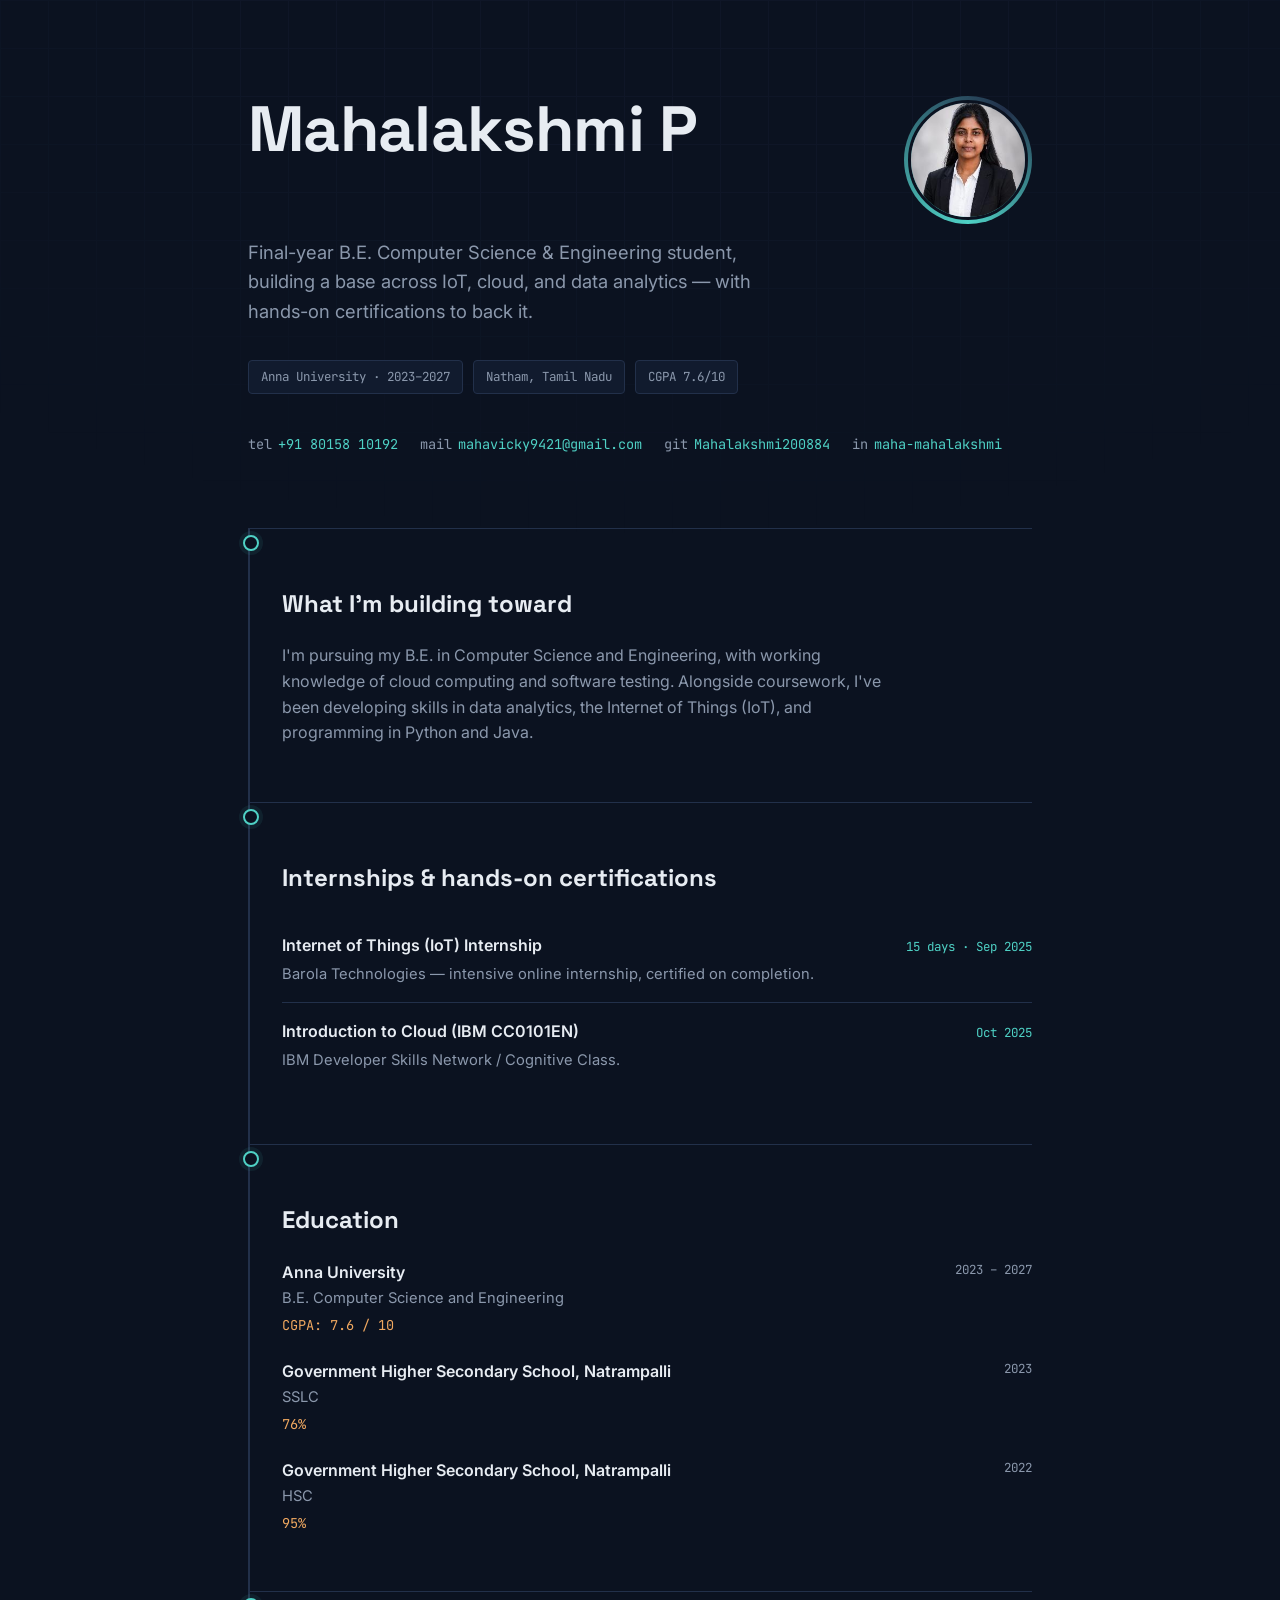
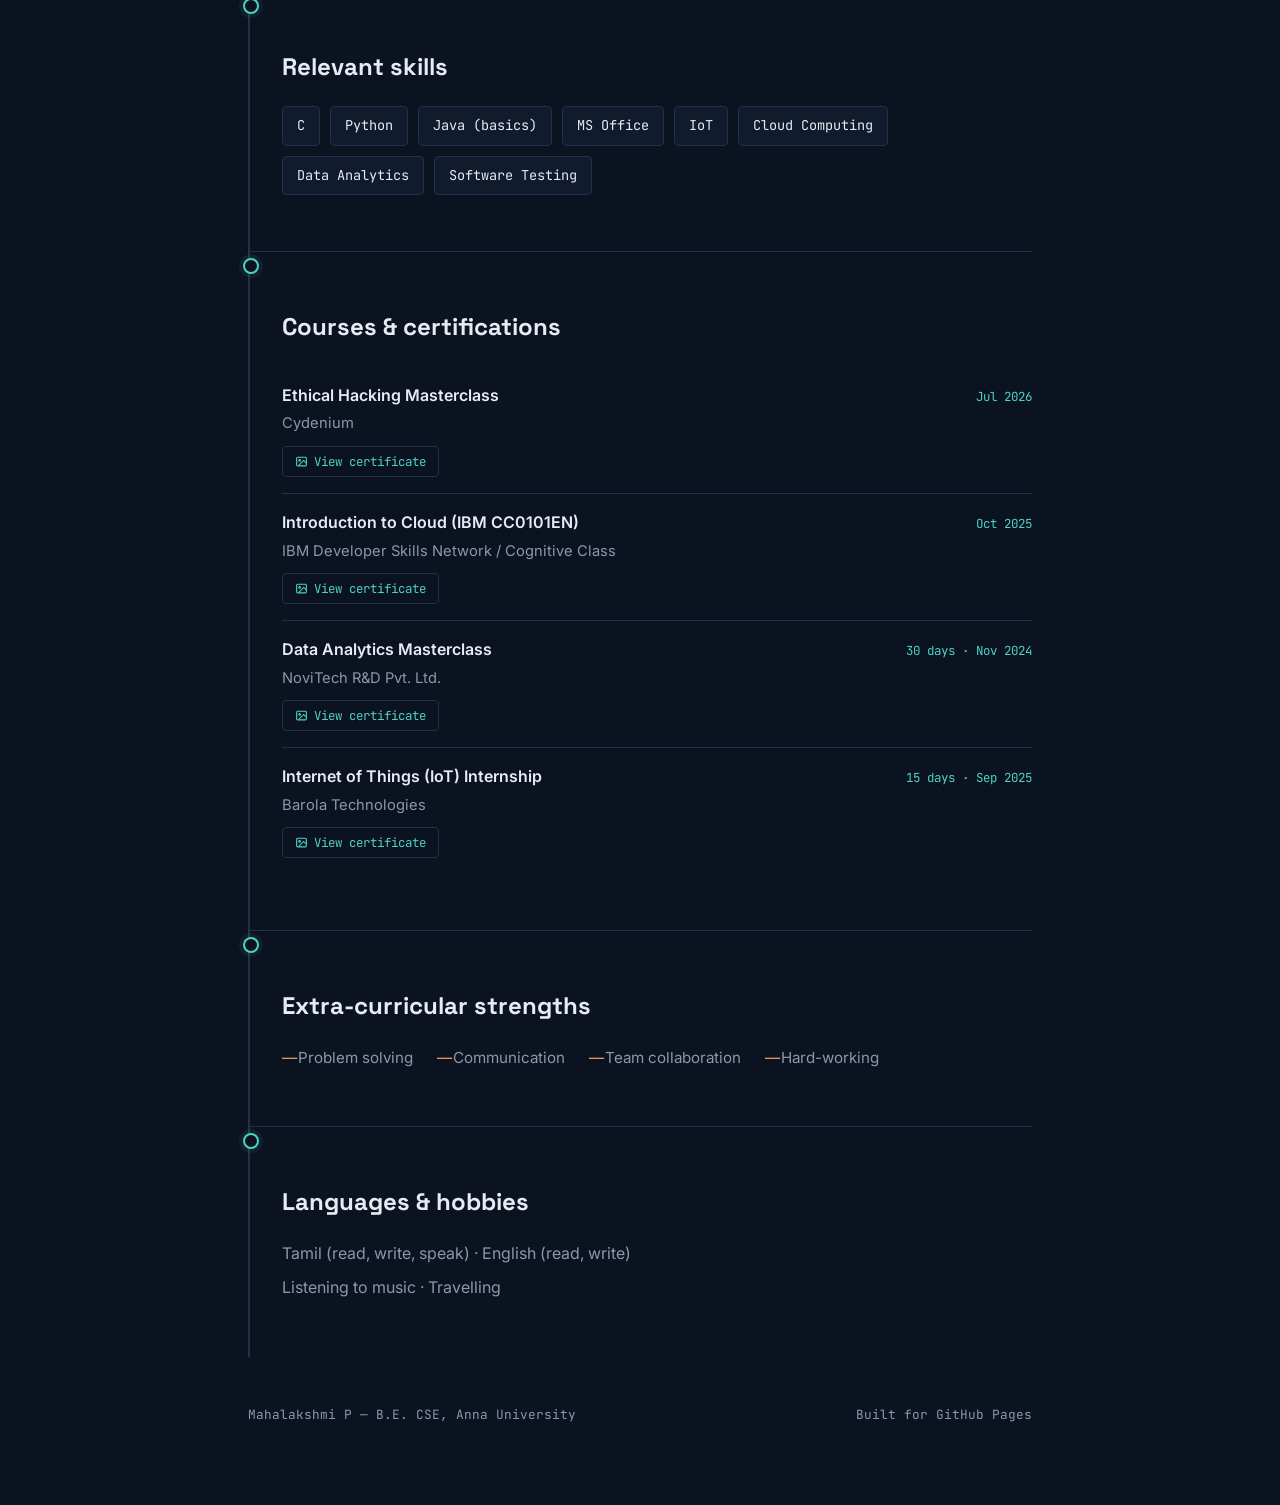
<file: index.html>
<!DOCTYPE html>
<html lang="en">
<head>
<meta charset="UTF-8">
<meta name="viewport" content="width=device-width, initial-scale=1.0">
<title>Mahalakshmi P — CSE Student</title>
<link rel="preconnect" href="https://fonts.googleapis.com">
<link href="https://fonts.googleapis.com/css2?family=Space+Grotesk:wght@400;500;600;700&family=Inter:wght@400;500;600&family=JetBrains+Mono:wght@400;500;600&display=swap" rel="stylesheet">
<style>
  :root{
    --bg:#0B1220;
    --panel:#111B2E;
    --panel-line:#22304A;
    --text:#E7ECF2;
    --text-dim:#8B98AC;
    --signal:#4FD1C5;
    --amber:#F0A860;
  }
  *{box-sizing:border-box; margin:0; padding:0;}
  html{scroll-behavior:smooth;}
  body{
    background:var(--bg);
    color:var(--text);
    font-family:'Inter', sans-serif;
    line-height:1.6;
    overflow-x:hidden;
  }
  ::selection{background:var(--signal); color:#0B1220;}

  a{color:var(--signal); text-decoration:none;}
  a:hover{text-decoration:underline;}
  a:focus-visible, button:focus-visible{outline:2px solid var(--signal); outline-offset:3px;}

  .mono{font-family:'JetBrains Mono', monospace;}
  h1,h2,h3{font-family:'Space Grotesk', sans-serif;}

  /* ---------- Background circuit texture ---------- */
  .bg-grid{
    position:fixed; inset:0; z-index:0; pointer-events:none;
    background-image:
      linear-gradient(var(--panel-line) 1px, transparent 1px),
      linear-gradient(90deg, var(--panel-line) 1px, transparent 1px);
    background-size:48px 48px;
    opacity:0.18;
    mask-image: radial-gradient(ellipse 80% 60% at 50% 0%, black 40%, transparent 100%);
  }

  .wrap{
    position:relative; z-index:1;
    max-width:840px;
    margin:0 auto;
    padding:0 28px;
  }

  /* ---------- Signal trace spine ---------- */
  .trace{
    position:absolute;
    left:0; top:0; bottom:0;
    width:2px;
    background:linear-gradient(var(--panel-line), var(--panel-line));
  }
  .node-row{
    position:relative;
    padding-left:34px;
  }
  .node-row::before{
    content:'';
    position:absolute;
    left:-5px; top:6px;
    width:12px; height:12px;
    border-radius:50%;
    background:var(--bg);
    border:2px solid var(--signal);
    box-shadow:0 0 0 4px rgba(79,209,197,0.08);
  }

  /* ---------- Hero ---------- */
  header{
    position:relative;
    padding:96px 0 72px;
    border-bottom:1px solid var(--panel-line);
  }
  .header-top{
    display:flex;
    justify-content:space-between;
    align-items:flex-start;
    gap:32px;
  }
  .photo-frame{
    flex-shrink:0;
    width:128px;
    height:128px;
    border-radius:50%;
    padding:4px;
    background:conic-gradient(from 180deg, var(--signal), var(--panel-line) 60%, var(--signal));
  }
  .photo-frame img{
    width:100%;
    height:100%;
    border-radius:50%;
    object-fit:cover;
    display:block;
    border:3px solid var(--bg);
  }
  @media (max-width: 560px){
    .header-top{flex-direction:column-reverse; align-items:flex-start;}
    .photo-frame{width:96px; height:96px;}
  }
  .eyebrow{
    color:var(--signal);
    font-size:0.8rem;
    letter-spacing:0.18em;
    text-transform:uppercase;
    margin-bottom:18px;
    display:flex;
    align-items:center;
    gap:10px;
  }
  .eyebrow::before{
    content:'';
    width:8px; height:8px;
    background:var(--signal);
    border-radius:50%;
    box-shadow:0 0 8px var(--signal);
    animation:pulse 2.4s ease-in-out infinite;
  }
  @keyframes pulse{
    0%,100%{opacity:1;}
    50%{opacity:0.35;}
  }
  header h1{
    font-size:clamp(2.4rem, 6vw, 4rem);
    font-weight:700;
    letter-spacing:-0.01em;
    line-height:1.05;
  }
  header .role{
    margin-top:14px;
    font-size:1.15rem;
    color:var(--text-dim);
    max-width:520px;
  }
  .badge-row{
    margin-top:34px;
    display:flex;
    flex-wrap:wrap;
    gap:10px;
  }
  .badge{
    font-family:'JetBrains Mono', monospace;
    font-size:0.78rem;
    padding:6px 12px;
    border:1px solid var(--panel-line);
    border-radius:4px;
    color:var(--text-dim);
    background:var(--panel);
  }
  .contact-row{
    margin-top:40px;
    display:flex;
    flex-wrap:wrap;
    gap:22px;
    font-family:'JetBrains Mono', monospace;
    font-size:0.85rem;
  }
  .contact-row span{color:var(--text-dim); margin-right:6px;}

  /* ---------- Sections ---------- */
  main{position:relative;}
  section{
    padding:56px 0;
    border-bottom:1px solid var(--panel-line);
  }
  section:last-of-type{border-bottom:none;}
  .sec-label{
    font-family:'JetBrains Mono', monospace;
    font-size:0.78rem;
    color:var(--amber);
    letter-spacing:0.12em;
    text-transform:uppercase;
    margin-bottom:14px;
  }
  section h2{
    font-size:1.5rem;
    margin-bottom:20px;
  }
  section p{
    color:var(--text-dim);
    max-width:600px;
  }

  /* Internship / cert entries */
  .entry{
    padding:16px 0;
    border-top:1px solid var(--panel-line);
  }
  .entry:first-of-type{border-top:none;}
  .entry-top{
    display:flex;
    justify-content:space-between;
    align-items:baseline;
    gap:16px;
    flex-wrap:wrap;
  }
  .entry-title{font-weight:600; font-size:1rem;}
  .entry-date{
    font-family:'JetBrains Mono', monospace;
    font-size:0.78rem;
    color:var(--signal);
    white-space:nowrap;
  }
  .entry-sub{color:var(--text-dim); font-size:0.92rem; margin-top:4px;}

  .cert-link{
    display:inline-flex;
    align-items:center;
    gap:6px;
    margin-top:10px;
    font-family:'JetBrains Mono', monospace;
    font-size:0.78rem;
    color:var(--signal);
    background:none;
    border:1px solid var(--panel-line);
    border-radius:4px;
    padding:6px 12px;
    cursor:pointer;
    transition:border-color 0.2s;
  }
  .cert-link:hover{border-color:var(--signal); text-decoration:none;}
  .cert-link svg{width:13px; height:13px; flex-shrink:0;}

  .lightbox{
    display:none;
    position:fixed; inset:0; z-index:50;
    background:rgba(6,10,18,0.92);
    align-items:center; justify-content:center;
    padding:24px;
  }
  .lightbox.open{display:flex;}
  .lightbox img{
    max-width:100%;
    max-height:88vh;
    border-radius:6px;
    border:1px solid var(--panel-line);
    box-shadow:0 20px 60px rgba(0,0,0,0.5);
  }
  .lightbox-close{
    position:absolute;
    top:20px; right:24px;
    background:none;
    border:1px solid var(--panel-line);
    color:var(--text);
    width:36px; height:36px;
    border-radius:50%;
    cursor:pointer;
    font-size:1.1rem;
    line-height:1;
  }
  .lightbox-close:hover{border-color:var(--signal); color:var(--signal);}

  /* Education */
  .edu-block{margin-bottom:22px;}
  .edu-block:last-child{margin-bottom:0;}
  .edu-top{display:flex; justify-content:space-between; flex-wrap:wrap; gap:8px;}
  .edu-name{font-weight:600;}
  .edu-year{font-family:'JetBrains Mono', monospace; font-size:0.78rem; color:var(--text-dim);}
  .edu-detail{color:var(--text-dim); font-size:0.92rem; margin-top:2px;}
  .edu-score{color:var(--amber); font-family:'JetBrains Mono', monospace; font-size:0.85rem; margin-top:4px;}

  /* Skills grid */
  .skill-grid{
    display:flex; flex-wrap:wrap; gap:10px;
  }
  .skill-chip{
    font-family:'JetBrains Mono', monospace;
    font-size:0.85rem;
    padding:8px 14px;
    border-radius:4px;
    background:var(--panel);
    border:1px solid var(--panel-line);
    color:var(--text);
    transition:border-color 0.2s, transform 0.2s;
  }
  .skill-chip:hover{border-color:var(--signal); transform:translateY(-2px);}

  /* Traits */
  .trait-list{
    display:flex; flex-wrap:wrap; gap:8px 24px;
  }
  .trait-list li{
    list-style:none;
    color:var(--text-dim);
    font-size:0.95rem;
    position:relative;
    padding-left:16px;
  }
  .trait-list li::before{
    content:'—';
    position:absolute; left:0; color:var(--amber);
  }

  /* Footer */
  footer{
    padding:48px 0 80px;
    color:var(--text-dim);
    font-family:'JetBrains Mono', monospace;
    font-size:0.8rem;
    display:flex;
    justify-content:space-between;
    flex-wrap:wrap;
    gap:12px;
  }

  @media (max-width: 600px){
    header{padding:64px 0 48px;}
    .node-row{padding-left:26px;}
  }

  @media (prefers-reduced-motion: reduce){
    *{animation:none !important; transition:none !important;}
  }
</style>
</head>
<body>

<div class="bg-grid"></div>

<div class="wrap">
  <header>
    <div class="header-top">
      <h1>Mahalakshmi P</h1>
      <div class="photo-frame">
        <img src="[data-uri]" alt="Mahalakshmi P">
      </div>
    </div>
    <p class="role">Final-year B.E. Computer Science &amp; Engineering student, building a base across IoT, cloud, and data analytics — with hands-on certifications to back it.</p>
    <div class="badge-row">
      <span class="badge">Anna University · 2023–2027</span>
      <span class="badge">Natham, Tamil Nadu</span>
      <span class="badge">CGPA 7.6/10</span>
    </div>
    <div class="contact-row">
      <div><span>tel</span><a href="tel:+918015810192">+91 80158 10192</a></div>
      <div><span>mail</span><a href="mailto:mahavicky9421@gmail.com">mahavicky9421@gmail.com</a></div>
      <div><span>git</span><a href="https://github.com/Mahalakshmi200884" target="_blank" rel="noopener">Mahalakshmi200884</a></div>
      <div><span>in</span><a href="https://www.linkedin.com/in/maha-mahalakshmi-4a9a88359" target="_blank" rel="noopener">maha-mahalakshmi</a></div>
    </div>
  </header>

  <main>
    <div class="trace" aria-hidden="true"></div>

    <section class="node-row">
      <h2>What I'm building toward</h2>
      <p>I'm pursuing my B.E. in Computer Science and Engineering, with working knowledge of cloud computing and software testing. Alongside coursework, I've been developing skills in data analytics, the Internet of Things (IoT), and programming in Python and Java.</p>
    </section>

    <section class="node-row">
      <h2>Internships &amp; hands-on certifications</h2>

      <div class="entry">
        <div class="entry-top">
          <div class="entry-title">Internet of Things (IoT) Internship</div>
          <div class="entry-date">15 days · Sep 2025</div>
        </div>
        <div class="entry-sub">Barola Technologies — intensive online internship, certified on completion.</div>
      </div>

      <div class="entry">
        <div class="entry-top">
          <div class="entry-title">Introduction to Cloud (IBM CC0101EN)</div>
          <div class="entry-date">Oct 2025</div>
        </div>
        <div class="entry-sub">IBM Developer Skills Network / Cognitive Class.</div>
      </div>
    </section>

    <section class="node-row">
      <h2>Education</h2>

      <div class="edu-block">
        <div class="edu-top">
          <span class="edu-name">Anna University</span>
          <span class="edu-year">2023 – 2027</span>
        </div>
        <div class="edu-detail">B.E. Computer Science and Engineering</div>
        <div class="edu-score">CGPA: 7.6 / 10</div>
      </div>

      <div class="edu-block">
        <div class="edu-top">
          <span class="edu-name">Government Higher Secondary School, Natrampalli</span>
          <span class="edu-year">2023</span>
        </div>
        <div class="edu-detail">SSLC</div>
        <div class="edu-score">76%</div>
      </div>

      <div class="edu-block">
        <div class="edu-top">
          <span class="edu-name">Government Higher Secondary School, Natrampalli</span>
          <span class="edu-year">2022</span>
        </div>
        <div class="edu-detail">HSC</div>
        <div class="edu-score">95%</div>
      </div>
    </section>

    <section class="node-row">
      <h2>Relevant skills</h2>
      <div class="skill-grid">
        <span class="skill-chip">C</span>
        <span class="skill-chip">Python</span>
        <span class="skill-chip">Java (basics)</span>
        <span class="skill-chip">MS Office</span>
        <span class="skill-chip">IoT</span>
        <span class="skill-chip">Cloud Computing</span>
        <span class="skill-chip">Data Analytics</span>
        <span class="skill-chip">Software Testing</span>
      </div>
    </section>

    <section class="node-row">
      <h2>Courses &amp; certifications</h2>

      <div class="entry">
        <div class="entry-top">
          <div class="entry-title">Ethical Hacking Masterclass</div>
          <div class="entry-date">Jul 2026</div>
        </div>
        <div class="entry-sub">Cydenium</div>
        <button class="cert-link" onclick="openCert('cert-eh')"><svg viewBox="0 0 24 24" fill="none" stroke="currentColor" stroke-width="2"><rect x="3" y="4" width="18" height="16" rx="2"/><circle cx="8.5" cy="10" r="1.5"/><path d="M21 15l-5-5-9 9"/></svg> View certificate</button>
      </div>

      <div class="entry">
        <div class="entry-top">
          <div class="entry-title">Introduction to Cloud (IBM CC0101EN)</div>
          <div class="entry-date">Oct 2025</div>
        </div>
        <div class="entry-sub">IBM Developer Skills Network / Cognitive Class</div>
        <button class="cert-link" onclick="openCert('cert-ic')"><svg viewBox="0 0 24 24" fill="none" stroke="currentColor" stroke-width="2"><rect x="3" y="4" width="18" height="16" rx="2"/><circle cx="8.5" cy="10" r="1.5"/><path d="M21 15l-5-5-9 9"/></svg> View certificate</button>
      </div>

      <div class="entry">
        <div class="entry-top">
          <div class="entry-title">Data Analytics Masterclass</div>
          <div class="entry-date">30 days · Nov 2024</div>
        </div>
        <div class="entry-sub">NoviTech R&amp;D Pvt. Ltd.</div>
        <button class="cert-link" onclick="openCert('cert-da')"><svg viewBox="0 0 24 24" fill="none" stroke="currentColor" stroke-width="2"><rect x="3" y="4" width="18" height="16" rx="2"/><circle cx="8.5" cy="10" r="1.5"/><path d="M21 15l-5-5-9 9"/></svg> View certificate</button>
      </div>

      <div class="entry">
        <div class="entry-top">
          <div class="entry-title">Internet of Things (IoT) Internship</div>
          <div class="entry-date">15 days · Sep 2025</div>
        </div>
        <div class="entry-sub">Barola Technologies</div>
        <button class="cert-link" onclick="openCert('cert-iot')"><svg viewBox="0 0 24 24" fill="none" stroke="currentColor" stroke-width="2"><rect x="3" y="4" width="18" height="16" rx="2"/><circle cx="8.5" cy="10" r="1.5"/><path d="M21 15l-5-5-9 9"/></svg> View certificate</button>
      </div>
    </section>

    <div class="lightbox" id="lightbox">
      <button class="lightbox-close" onclick="closeCert()">&times;</button>
      <img id="cert-eh" style="display:none" src="[data-uri]" alt="Ethical Hacking Masterclass certificate">
      <img id="cert-ic" style="display:none" src="[data-uri]" alt="Introduction to Cloud certificate">
      <img id="cert-da" style="display:none" src="[data-uri]" alt="Data Analytics Masterclass certificate">
      <img id="cert-iot" style="display:none" src="[data-uri]" alt="IoT Internship certificate">
    </div>

    <section class="node-row">
      <h2>Extra-curricular strengths</h2>
      <ul class="trait-list">
        <li>Problem solving</li>
        <li>Communication</li>
        <li>Team collaboration</li>
        <li>Hard-working</li>
      </ul>
    </section>

    <section class="node-row">
      <h2>Languages &amp; hobbies</h2>
      <p>Tamil (read, write, speak) · English (read, write)</p>
      <p style="margin-top:8px;">Listening to music · Travelling</p>
    </section>
  </main>

  <footer>
    <span>Mahalakshmi P — B.E. CSE, Anna University</span>
    <span>Built for GitHub Pages</span>
  </footer>
</div>


<script>
  function openCert(id){
    const lightbox = document.getElementById('lightbox');
    document.querySelectorAll('.lightbox img').forEach(img => img.style.display = 'none');
    document.getElementById(id).style.display = 'block';
    lightbox.classList.add('open');
  }
  function closeCert(){
    document.getElementById('lightbox').classList.remove('open');
  }
  document.getElementById('lightbox').addEventListener('click', function(e){
    if(e.target === this) closeCert();
  });
  document.addEventListener('keydown', function(e){
    if(e.key === 'Escape') closeCert();
  });
</script>
</body>
</html>
</file>
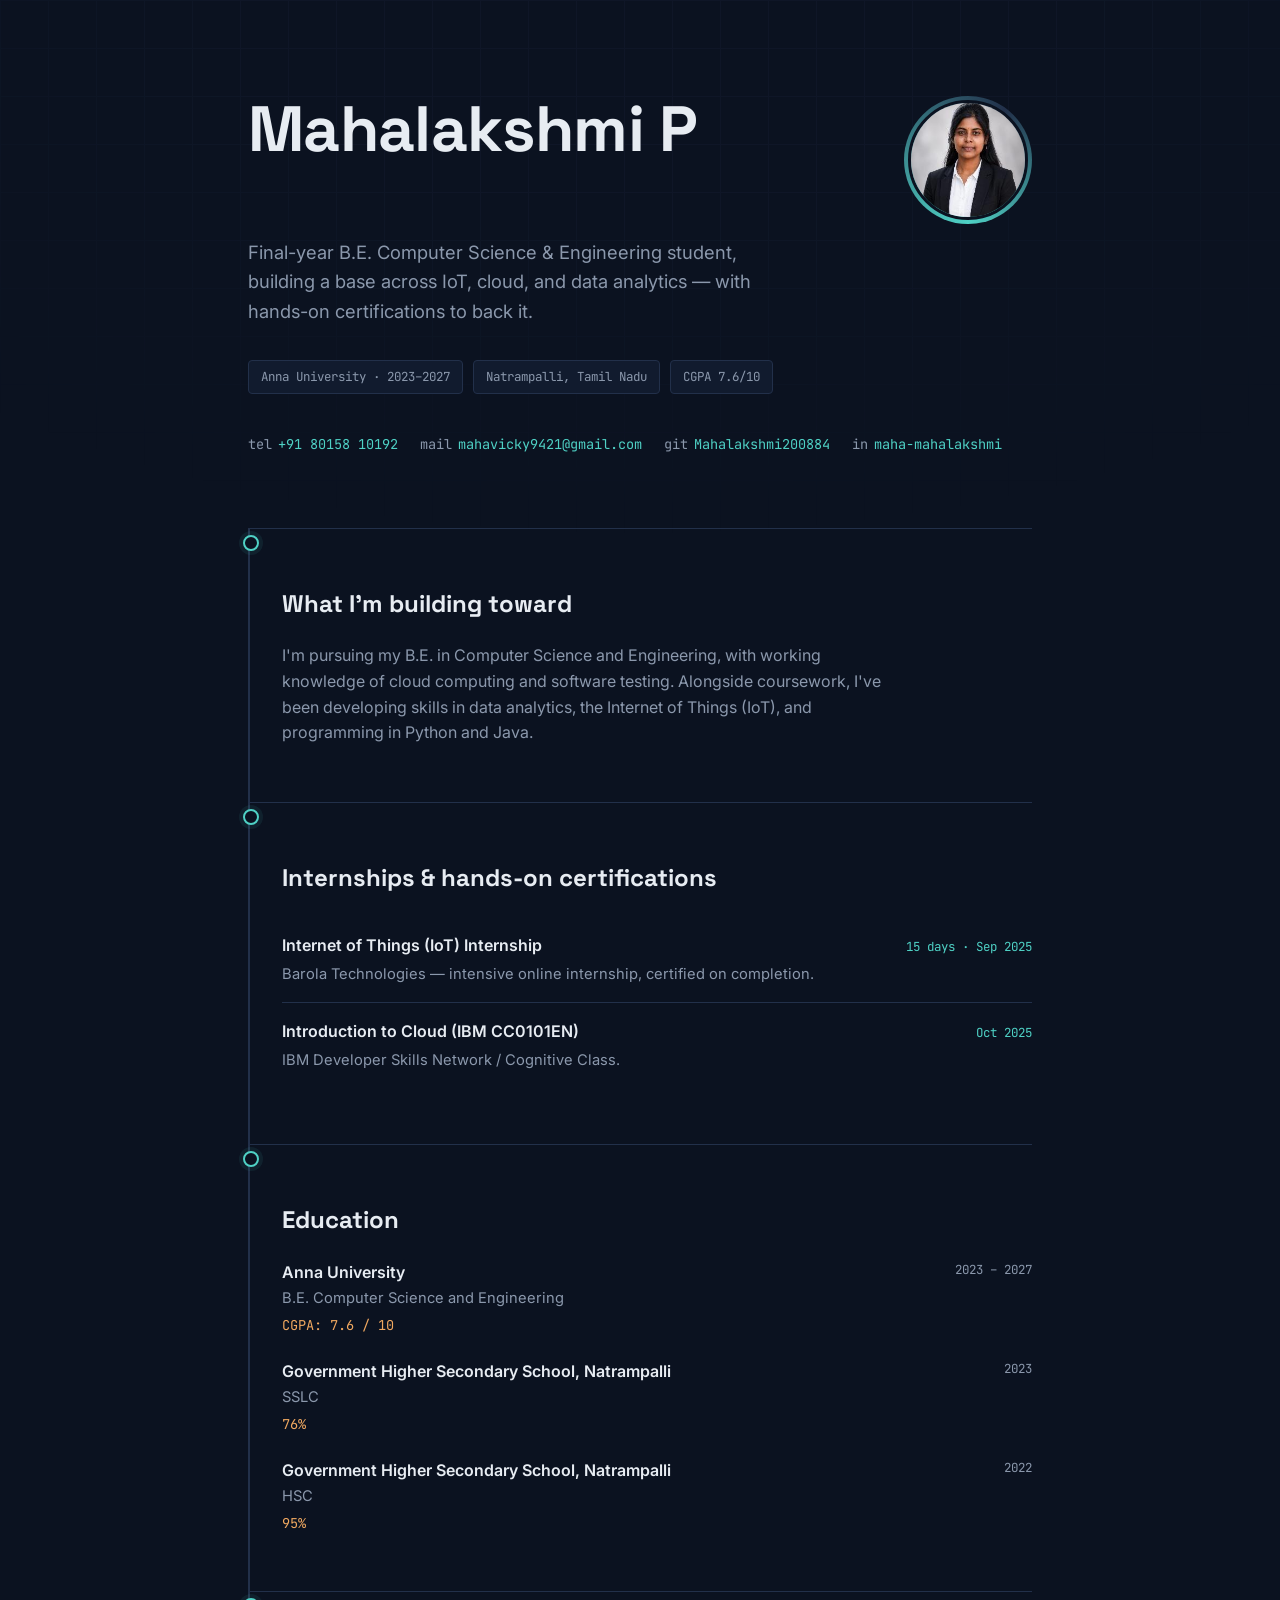
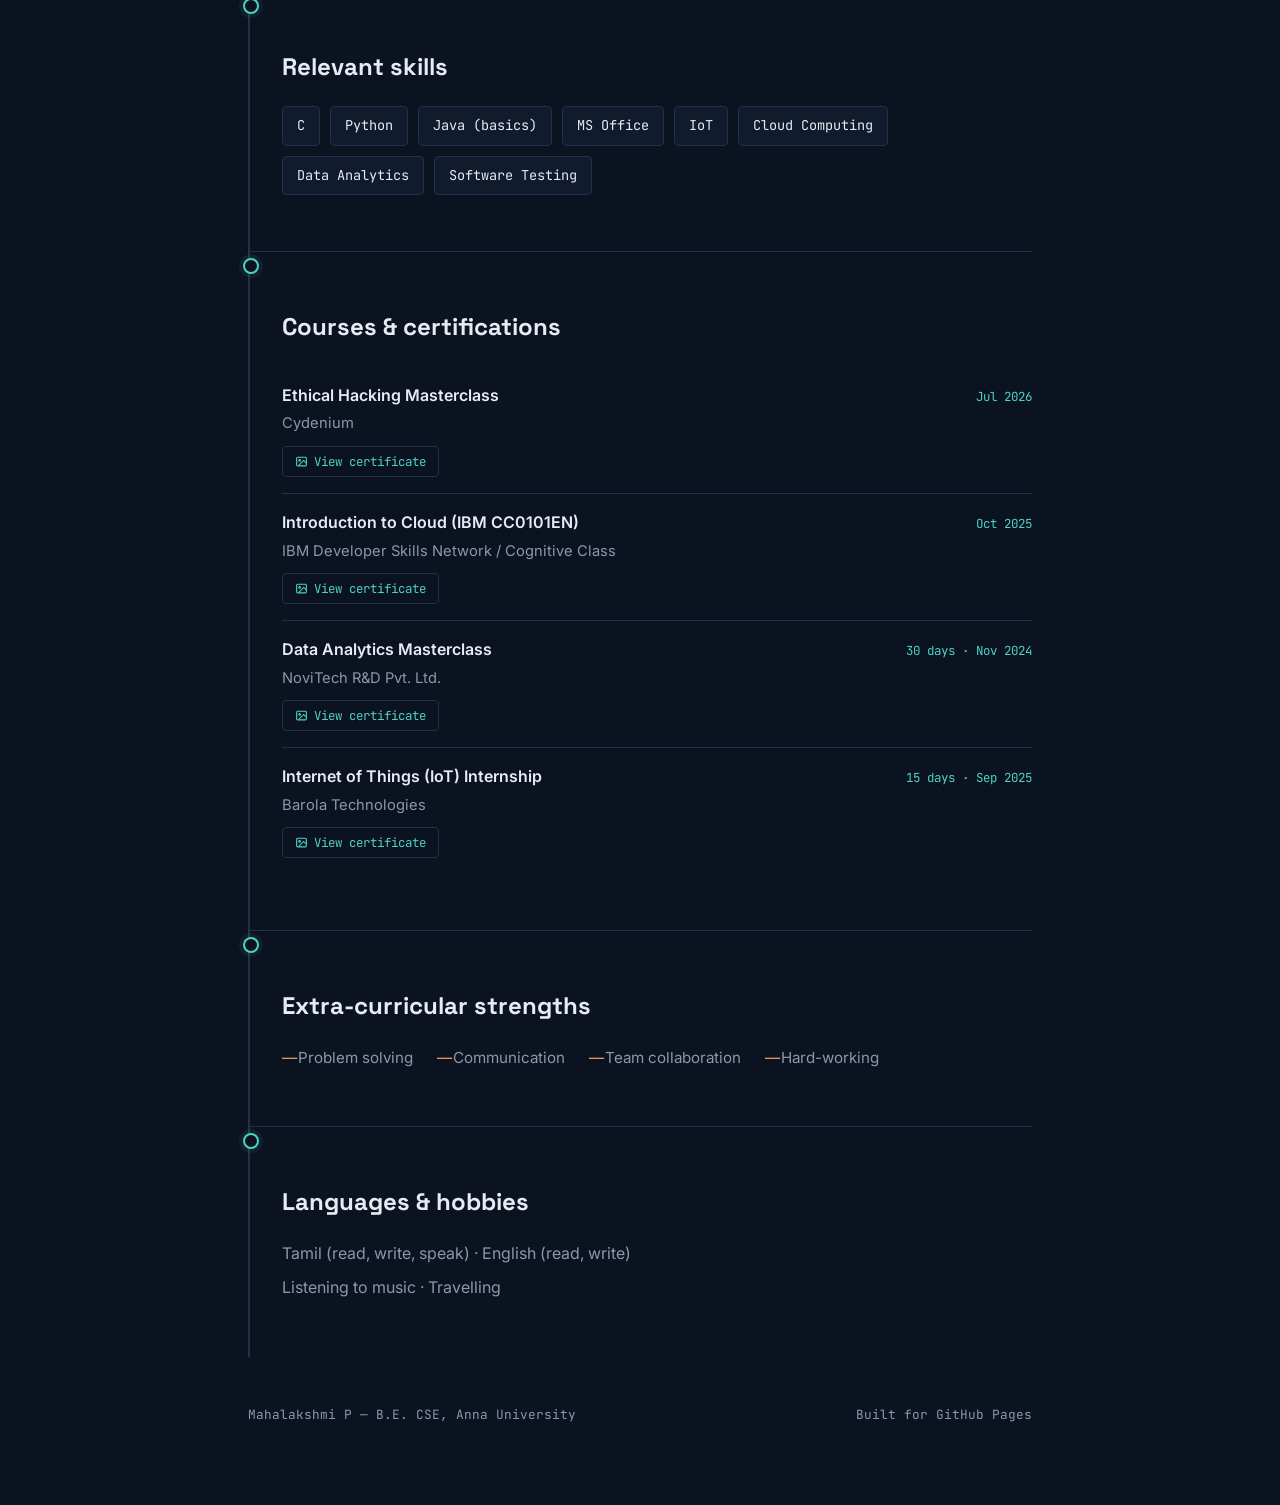
<file: index.html.html>
<!DOCTYPE html>
<html lang="en">
<head>
<meta charset="UTF-8">
<meta name="viewport" content="width=device-width, initial-scale=1.0">
<title>Mahalakshmi P — CSE Student</title>
<link rel="preconnect" href="https://fonts.googleapis.com">
<link href="https://fonts.googleapis.com/css2?family=Space+Grotesk:wght@400;500;600;700&family=Inter:wght@400;500;600&family=JetBrains+Mono:wght@400;500;600&display=swap" rel="stylesheet">
<style>
  :root{
    --bg:#0B1220;
    --panel:#111B2E;
    --panel-line:#22304A;
    --text:#E7ECF2;
    --text-dim:#8B98AC;
    --signal:#4FD1C5;
    --amber:#F0A860;
  }
  *{box-sizing:border-box; margin:0; padding:0;}
  html{scroll-behavior:smooth;}
  body{
    background:var(--bg);
    color:var(--text);
    font-family:'Inter', sans-serif;
    line-height:1.6;
    overflow-x:hidden;
  }
  ::selection{background:var(--signal); color:#0B1220;}

  a{color:var(--signal); text-decoration:none;}
  a:hover{text-decoration:underline;}
  a:focus-visible, button:focus-visible{outline:2px solid var(--signal); outline-offset:3px;}

  .mono{font-family:'JetBrains Mono', monospace;}
  h1,h2,h3{font-family:'Space Grotesk', sans-serif;}

  /* ---------- Background circuit texture ---------- */
  .bg-grid{
    position:fixed; inset:0; z-index:0; pointer-events:none;
    background-image:
      linear-gradient(var(--panel-line) 1px, transparent 1px),
      linear-gradient(90deg, var(--panel-line) 1px, transparent 1px);
    background-size:48px 48px;
    opacity:0.18;
    mask-image: radial-gradient(ellipse 80% 60% at 50% 0%, black 40%, transparent 100%);
  }

  .wrap{
    position:relative; z-index:1;
    max-width:840px;
    margin:0 auto;
    padding:0 28px;
  }

  /* ---------- Signal trace spine ---------- */
  .trace{
    position:absolute;
    left:0; top:0; bottom:0;
    width:2px;
    background:linear-gradient(var(--panel-line), var(--panel-line));
  }
  .node-row{
    position:relative;
    padding-left:34px;
  }
  .node-row::before{
    content:'';
    position:absolute;
    left:-5px; top:6px;
    width:12px; height:12px;
    border-radius:50%;
    background:var(--bg);
    border:2px solid var(--signal);
    box-shadow:0 0 0 4px rgba(79,209,197,0.08);
  }

  /* ---------- Hero ---------- */
  header{
    position:relative;
    padding:96px 0 72px;
    border-bottom:1px solid var(--panel-line);
  }
  .header-top{
    display:flex;
    justify-content:space-between;
    align-items:flex-start;
    gap:32px;
  }
  .photo-frame{
    flex-shrink:0;
    width:128px;
    height:128px;
    border-radius:50%;
    padding:4px;
    background:conic-gradient(from 180deg, var(--signal), var(--panel-line) 60%, var(--signal));
  }
  .photo-frame img{
    width:100%;
    height:100%;
    border-radius:50%;
    object-fit:cover;
    display:block;
    border:3px solid var(--bg);
  }
  @media (max-width: 560px){
    .header-top{flex-direction:column-reverse; align-items:flex-start;}
    .photo-frame{width:96px; height:96px;}
  }
  .eyebrow{
    color:var(--signal);
    font-size:0.8rem;
    letter-spacing:0.18em;
    text-transform:uppercase;
    margin-bottom:18px;
    display:flex;
    align-items:center;
    gap:10px;
  }
  .eyebrow::before{
    content:'';
    width:8px; height:8px;
    background:var(--signal);
    border-radius:50%;
    box-shadow:0 0 8px var(--signal);
    animation:pulse 2.4s ease-in-out infinite;
  }
  @keyframes pulse{
    0%,100%{opacity:1;}
    50%{opacity:0.35;}
  }
  header h1{
    font-size:clamp(2.4rem, 6vw, 4rem);
    font-weight:700;
    letter-spacing:-0.01em;
    line-height:1.05;
  }
  header .role{
    margin-top:14px;
    font-size:1.15rem;
    color:var(--text-dim);
    max-width:520px;
  }
  .badge-row{
    margin-top:34px;
    display:flex;
    flex-wrap:wrap;
    gap:10px;
  }
  .badge{
    font-family:'JetBrains Mono', monospace;
    font-size:0.78rem;
    padding:6px 12px;
    border:1px solid var(--panel-line);
    border-radius:4px;
    color:var(--text-dim);
    background:var(--panel);
  }
  .contact-row{
    margin-top:40px;
    display:flex;
    flex-wrap:wrap;
    gap:22px;
    font-family:'JetBrains Mono', monospace;
    font-size:0.85rem;
  }
  .contact-row span{color:var(--text-dim); margin-right:6px;}

  /* ---------- Sections ---------- */
  main{position:relative;}
  section{
    padding:56px 0;
    border-bottom:1px solid var(--panel-line);
  }
  section:last-of-type{border-bottom:none;}
  .sec-label{
    font-family:'JetBrains Mono', monospace;
    font-size:0.78rem;
    color:var(--amber);
    letter-spacing:0.12em;
    text-transform:uppercase;
    margin-bottom:14px;
  }
  section h2{
    font-size:1.5rem;
    margin-bottom:20px;
  }
  section p{
    color:var(--text-dim);
    max-width:600px;
  }

  /* Internship / cert entries */
  .entry{
    padding:16px 0;
    border-top:1px solid var(--panel-line);
  }
  .entry:first-of-type{border-top:none;}
  .entry-top{
    display:flex;
    justify-content:space-between;
    align-items:baseline;
    gap:16px;
    flex-wrap:wrap;
  }
  .entry-title{font-weight:600; font-size:1rem;}
  .entry-date{
    font-family:'JetBrains Mono', monospace;
    font-size:0.78rem;
    color:var(--signal);
    white-space:nowrap;
  }
  .entry-sub{color:var(--text-dim); font-size:0.92rem; margin-top:4px;}

  .cert-link{
    display:inline-flex;
    align-items:center;
    gap:6px;
    margin-top:10px;
    font-family:'JetBrains Mono', monospace;
    font-size:0.78rem;
    color:var(--signal);
    background:none;
    border:1px solid var(--panel-line);
    border-radius:4px;
    padding:6px 12px;
    cursor:pointer;
    transition:border-color 0.2s;
  }
  .cert-link:hover{border-color:var(--signal); text-decoration:none;}
  .cert-link svg{width:13px; height:13px; flex-shrink:0;}

  .lightbox{
    display:none;
    position:fixed; inset:0; z-index:50;
    background:rgba(6,10,18,0.92);
    align-items:center; justify-content:center;
    padding:24px;
  }
  .lightbox.open{display:flex;}
  .lightbox img{
    max-width:100%;
    max-height:88vh;
    border-radius:6px;
    border:1px solid var(--panel-line);
    box-shadow:0 20px 60px rgba(0,0,0,0.5);
  }
  .lightbox-close{
    position:absolute;
    top:20px; right:24px;
    background:none;
    border:1px solid var(--panel-line);
    color:var(--text);
    width:36px; height:36px;
    border-radius:50%;
    cursor:pointer;
    font-size:1.1rem;
    line-height:1;
  }
  .lightbox-close:hover{border-color:var(--signal); color:var(--signal);}

  /* Education */
  .edu-block{margin-bottom:22px;}
  .edu-block:last-child{margin-bottom:0;}
  .edu-top{display:flex; justify-content:space-between; flex-wrap:wrap; gap:8px;}
  .edu-name{font-weight:600;}
  .edu-year{font-family:'JetBrains Mono', monospace; font-size:0.78rem; color:var(--text-dim);}
  .edu-detail{color:var(--text-dim); font-size:0.92rem; margin-top:2px;}
  .edu-score{color:var(--amber); font-family:'JetBrains Mono', monospace; font-size:0.85rem; margin-top:4px;}

  /* Skills grid */
  .skill-grid{
    display:flex; flex-wrap:wrap; gap:10px;
  }
  .skill-chip{
    font-family:'JetBrains Mono', monospace;
    font-size:0.85rem;
    padding:8px 14px;
    border-radius:4px;
    background:var(--panel);
    border:1px solid var(--panel-line);
    color:var(--text);
    transition:border-color 0.2s, transform 0.2s;
  }
  .skill-chip:hover{border-color:var(--signal); transform:translateY(-2px);}

  /* Traits */
  .trait-list{
    display:flex; flex-wrap:wrap; gap:8px 24px;
  }
  .trait-list li{
    list-style:none;
    color:var(--text-dim);
    font-size:0.95rem;
    position:relative;
    padding-left:16px;
  }
  .trait-list li::before{
    content:'—';
    position:absolute; left:0; color:var(--amber);
  }

  /* Footer */
  footer{
    padding:48px 0 80px;
    color:var(--text-dim);
    font-family:'JetBrains Mono', monospace;
    font-size:0.8rem;
    display:flex;
    justify-content:space-between;
    flex-wrap:wrap;
    gap:12px;
  }

  @media (max-width: 600px){
    header{padding:64px 0 48px;}
    .node-row{padding-left:26px;}
  }

  @media (prefers-reduced-motion: reduce){
    *{animation:none !important; transition:none !important;}
  }
</style>
</head>
<body>

<div class="bg-grid"></div>

<div class="wrap">
  <header>
    <div class="header-top">
      <h1>Mahalakshmi P</h1>
      <div class="photo-frame">
        <img src="[data-uri]" alt="Mahalakshmi P">
      </div>
    </div>
    <p class="role">Final-year B.E. Computer Science &amp; Engineering student, building a base across IoT, cloud, and data analytics — with hands-on certifications to back it.</p>
    <div class="badge-row">
      <span class="badge">Anna University · 2023–2027</span>
      <span class="badge">Natrampalli, Tamil Nadu</span>
      <span class="badge">CGPA 7.6/10</span>
    </div>
    <div class="contact-row">
      <div><span>tel</span><a href="tel:+918015810192">+91 80158 10192</a></div>
      <div><span>mail</span><a href="mailto:mahavicky9421@gmail.com">mahavicky9421@gmail.com</a></div>
      <div><span>git</span><a href="https://github.com/Mahalakshmi200884" target="_blank" rel="noopener">Mahalakshmi200884</a></div>
      <div><span>in</span><a href="https://www.linkedin.com/in/maha-mahalakshmi-4a9a88359" target="_blank" rel="noopener">maha-mahalakshmi</a></div>
    </div>
  </header>

  <main>
    <div class="trace" aria-hidden="true"></div>

    <section class="node-row">
      <h2>What I'm building toward</h2>
      <p>I'm pursuing my B.E. in Computer Science and Engineering, with working knowledge of cloud computing and software testing. Alongside coursework, I've been developing skills in data analytics, the Internet of Things (IoT), and programming in Python and Java.</p>
    </section>

    <section class="node-row">
      <h2>Internships &amp; hands-on certifications</h2>

      <div class="entry">
        <div class="entry-top">
          <div class="entry-title">Internet of Things (IoT) Internship</div>
          <div class="entry-date">15 days · Sep 2025</div>
        </div>
        <div class="entry-sub">Barola Technologies — intensive online internship, certified on completion.</div>
      </div>

      <div class="entry">
        <div class="entry-top">
          <div class="entry-title">Introduction to Cloud (IBM CC0101EN)</div>
          <div class="entry-date">Oct 2025</div>
        </div>
        <div class="entry-sub">IBM Developer Skills Network / Cognitive Class.</div>
      </div>
    </section>

    <section class="node-row">
      <h2>Education</h2>

      <div class="edu-block">
        <div class="edu-top">
          <span class="edu-name">Anna University</span>
          <span class="edu-year">2023 – 2027</span>
        </div>
        <div class="edu-detail">B.E. Computer Science and Engineering</div>
        <div class="edu-score">CGPA: 7.6 / 10</div>
      </div>

      <div class="edu-block">
        <div class="edu-top">
          <span class="edu-name">Government Higher Secondary School, Natrampalli</span>
          <span class="edu-year">2023</span>
        </div>
        <div class="edu-detail">SSLC</div>
        <div class="edu-score">76%</div>
      </div>

      <div class="edu-block">
        <div class="edu-top">
          <span class="edu-name">Government Higher Secondary School, Natrampalli</span>
          <span class="edu-year">2022</span>
        </div>
        <div class="edu-detail">HSC</div>
        <div class="edu-score">95%</div>
      </div>
    </section>

    <section class="node-row">
      <h2>Relevant skills</h2>
      <div class="skill-grid">
        <span class="skill-chip">C</span>
        <span class="skill-chip">Python</span>
        <span class="skill-chip">Java (basics)</span>
        <span class="skill-chip">MS Office</span>
        <span class="skill-chip">IoT</span>
        <span class="skill-chip">Cloud Computing</span>
        <span class="skill-chip">Data Analytics</span>
        <span class="skill-chip">Software Testing</span>
      </div>
    </section>

    <section class="node-row">
      <h2>Courses &amp; certifications</h2>

      <div class="entry">
        <div class="entry-top">
          <div class="entry-title">Ethical Hacking Masterclass</div>
          <div class="entry-date">Jul 2026</div>
        </div>
        <div class="entry-sub">Cydenium</div>
        <button class="cert-link" onclick="openCert('cert-eh')"><svg viewBox="0 0 24 24" fill="none" stroke="currentColor" stroke-width="2"><rect x="3" y="4" width="18" height="16" rx="2"/><circle cx="8.5" cy="10" r="1.5"/><path d="M21 15l-5-5-9 9"/></svg> View certificate</button>
      </div>

      <div class="entry">
        <div class="entry-top">
          <div class="entry-title">Introduction to Cloud (IBM CC0101EN)</div>
          <div class="entry-date">Oct 2025</div>
        </div>
        <div class="entry-sub">IBM Developer Skills Network / Cognitive Class</div>
        <button class="cert-link" onclick="openCert('cert-ic')"><svg viewBox="0 0 24 24" fill="none" stroke="currentColor" stroke-width="2"><rect x="3" y="4" width="18" height="16" rx="2"/><circle cx="8.5" cy="10" r="1.5"/><path d="M21 15l-5-5-9 9"/></svg> View certificate</button>
      </div>

      <div class="entry">
        <div class="entry-top">
          <div class="entry-title">Data Analytics Masterclass</div>
          <div class="entry-date">30 days · Nov 2024</div>
        </div>
        <div class="entry-sub">NoviTech R&amp;D Pvt. Ltd.</div>
        <button class="cert-link" onclick="openCert('cert-da')"><svg viewBox="0 0 24 24" fill="none" stroke="currentColor" stroke-width="2"><rect x="3" y="4" width="18" height="16" rx="2"/><circle cx="8.5" cy="10" r="1.5"/><path d="M21 15l-5-5-9 9"/></svg> View certificate</button>
      </div>

      <div class="entry">
        <div class="entry-top">
          <div class="entry-title">Internet of Things (IoT) Internship</div>
          <div class="entry-date">15 days · Sep 2025</div>
        </div>
        <div class="entry-sub">Barola Technologies</div>
        <button class="cert-link" onclick="openCert('cert-iot')"><svg viewBox="0 0 24 24" fill="none" stroke="currentColor" stroke-width="2"><rect x="3" y="4" width="18" height="16" rx="2"/><circle cx="8.5" cy="10" r="1.5"/><path d="M21 15l-5-5-9 9"/></svg> View certificate</button>
      </div>
    </section>

    <div class="lightbox" id="lightbox">
      <button class="lightbox-close" onclick="closeCert()">&times;</button>
      <img id="cert-eh" style="display:none" src="[data-uri]" alt="Ethical Hacking Masterclass certificate">
      <img id="cert-ic" style="display:none" src="[data-uri]" alt="Introduction to Cloud certificate">
      <img id="cert-da" style="display:none" src="[data-uri]" alt="Data Analytics Masterclass certificate">
      <img id="cert-iot" style="display:none" src="[data-uri]" alt="IoT Internship certificate">
    </div>

    <section class="node-row">
      <h2>Extra-curricular strengths</h2>
      <ul class="trait-list">
        <li>Problem solving</li>
        <li>Communication</li>
        <li>Team collaboration</li>
        <li>Hard-working</li>
      </ul>
    </section>

    <section class="node-row">
      <h2>Languages &amp; hobbies</h2>
      <p>Tamil (read, write, speak) · English (read, write)</p>
      <p style="margin-top:8px;">Listening to music · Travelling</p>
    </section>
  </main>

  <footer>
    <span>Mahalakshmi P — B.E. CSE, Anna University</span>
    <span>Built for GitHub Pages</span>
  </footer>
</div>


<script>
  function openCert(id){
    const lightbox = document.getElementById('lightbox');
    document.querySelectorAll('.lightbox img').forEach(img => img.style.display = 'none');
    document.getElementById(id).style.display = 'block';
    lightbox.classList.add('open');
  }
  function closeCert(){
    document.getElementById('lightbox').classList.remove('open');
  }
  document.getElementById('lightbox').addEventListener('click', function(e){
    if(e.target === this) closeCert();
  });
  document.addEventListener('keydown', function(e){
    if(e.key === 'Escape') closeCert();
  });
</script>
</body>
</html>
</file>
